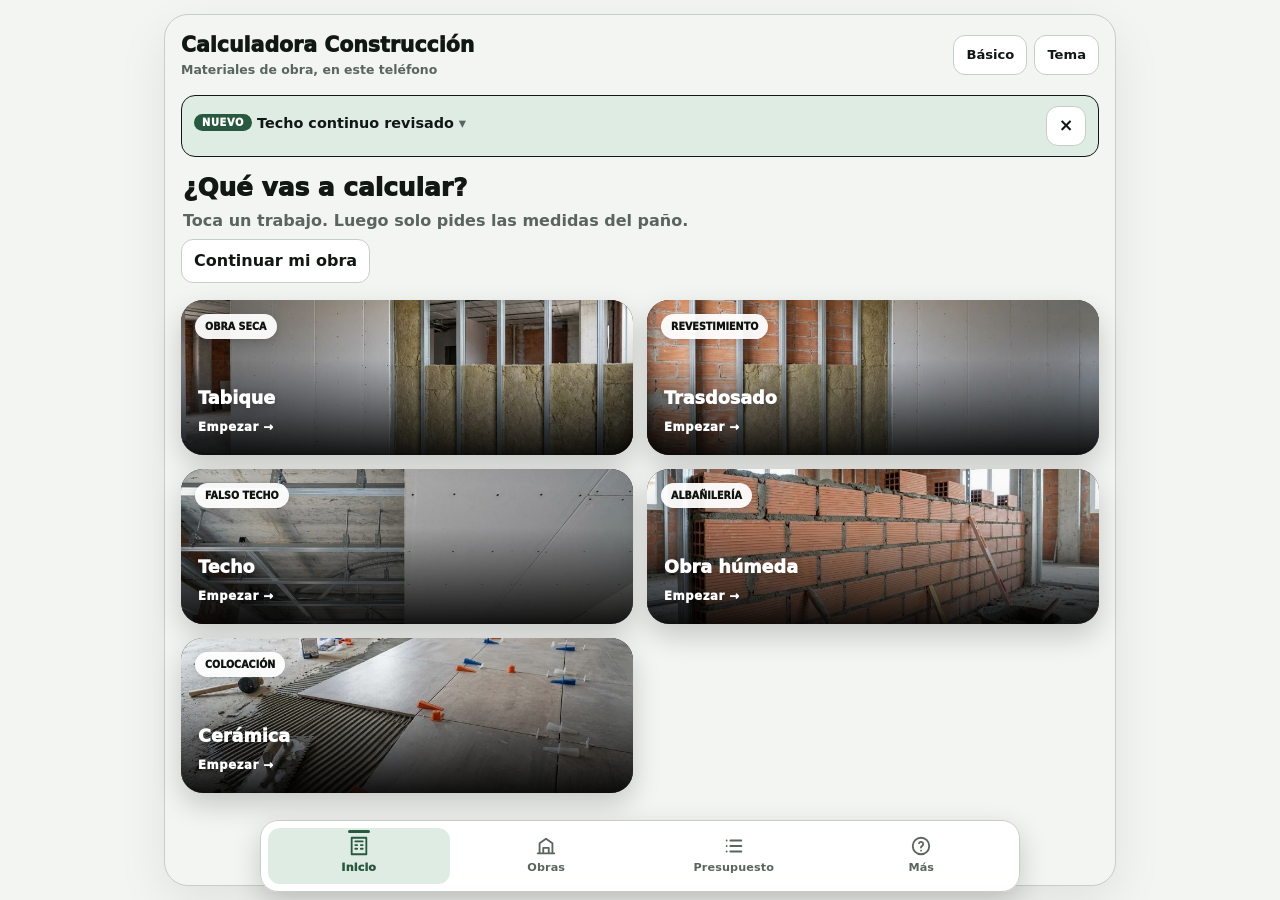
<file: index.html>
<!doctype html>
<html lang="es">
<head>
  <meta charset="utf-8">
  <meta name="viewport" content="width=device-width,initial-scale=1,viewport-fit=cover">
  <meta name="theme-color" content="#285940">
  <title>Calculadora Construcción</title>
  <link rel="icon" href="logo.png">
</head>
<body>
<script>
(async function () {
  try {
    var files = ['ui-a.html?v=20261126-consumos', 'ui-b.html?v=20261126-consumos', 'ui-c.html?v=20261126-consumos'];
    var parts = await Promise.all(files.map(function (f) { return fetch(f).then(function (r) { if (!r.ok) throw new Error(f); return r.text(); }); }));
    document.open();
    document.write(parts.join(''));
    document.close();
  } catch (e) {
    document.body.innerHTML = '<p style="font:16px system-ui;padding:24px">No se pudo cargar la calculadora. Recarga la página.</p>';
  }
})();
</script>
</body>
</html>
</file>
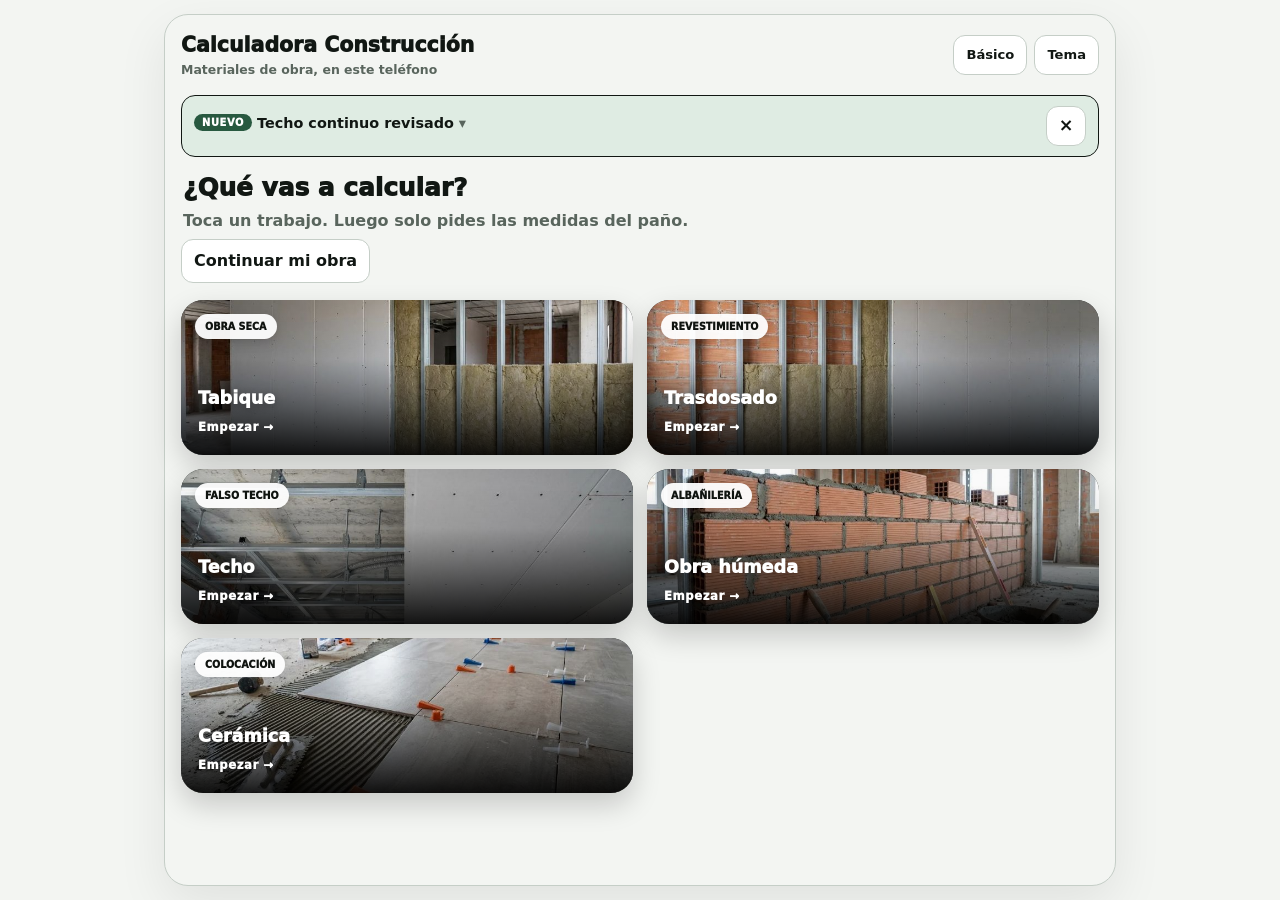
<file: ui-a.html>
<!doctype html>
<html lang="es">
<head>
  <meta charset="utf-8">
  <meta name="viewport" content="width=device-width,initial-scale=1,viewport-fit=cover">
  <meta name="theme-color" content="#285940">
  <title>Calculadora Construcción</title>
  <link rel="icon" href="logo.png">
  <link rel="manifest" href="manifest.json">
  <meta name="apple-mobile-web-app-capable" content="yes">
  <meta name="apple-mobile-web-app-title" content="Calculadora Construcción">
  <link rel="stylesheet" href="style.css?v=20261126-consumos">
</head>
<body data-mode="normal">
<div class="shell"><div class="app">
  <div class="top">
    <div><div class="brand">Calculadora Construcción</div><div class="small">Materiales de obra, en este teléfono</div></div>
    <div class="topActions"><button class="btn lookBtn hidden" id="installApp" type="button">Instalar</button><button class="btn lookBtn" id="levelToggle" type="button" aria-pressed="false" title="Básico oculta normas, fórmulas y fuentes">Básico</button><button class="btn lookBtn" id="look" type="button">Tema</button></div>
  </div>
  <div class="appearance" id="appearance">
    <div class="apTitle">MODO</div>
    <div class="modes">
      <button class="mode" data-mode="normal" aria-pressed="true">Normal</button>
      <button class="mode" data-mode="dark" aria-pressed="false">Oscuro</button>
      <button class="mode" data-mode="contrast" aria-pressed="false">Alto contraste</button>
    </div>
    <div class="apTitle">COLOR</div>
    <div class="palette">
      <button class="color" data-ac="#285940|#dfece3|#fff" aria-pressed="true"><span class="sw" style="background:#285940"></span>Verde</button>
      <button class="color" data-ac="#14669e|#e7f1f8|#fff"><span class="sw" style="background:#14669e"></span>Azul</button>
      <button class="color" data-ac="#a95818|#faeee3|#fff"><span class="sw" style="background:#a95818"></span>Naranja</button>
      <button class="color" data-ac="#789d87|#edf5f0|#15251b"><span class="sw" style="background:#b7d3c1"></span>Salvia</button>
      <button class="color" data-ac="#5e98c5|#edf6fd|#102437"><span class="sw" style="background:#b8dbf5"></span>Cielo</button>
      <button class="color" data-ac="#b98b53|#faf2e8|#2b2117"><span class="sw" style="background:#efd0a9"></span>Arena</button>
    </div>
  </div>
  <section class="screen active" id="home">
    <aside class="updateNotice compact" id="updateNotice" aria-labelledby="updateNoticeTitle">
      <div class="updateNoticeTop"><details class="noticeDetails"><summary><span class="noticeBadge">NUEVO</span> <span id="updateNoticeTitle">Techo continuo revisado</span></summary>
      <ul><li>Perfiles TC47 aprovechando recortes con empalme (10 × 10 m: 70 barras en lugar de 84).</li><li>Varilla calculada con 10 cm de margen por defecto y tuercas M6 incluidas.</li><li>Nueva opción de lana mineral en el plenum; su peso se suma a la carga.</li><li>Pasta de juntas de referencia: 0,40 kg/m² con una placa.</li></ul></details>
      <button class="btn" id="closeUpdateNotice" type="button" aria-label="Cerrar aviso">×</button></div>
    </aside>
    <div class="hero"><h2>¿Qué vas a calcular?</h2><p>Toca un trabajo. Luego solo pides las medidas del paño.</p></div>
    <button class="btn" data-nav="work" type="button">Continuar mi obra</button><div class="tiles">
      <button class="tile" data-open="wall" type="button"><img class="tilePhoto" width="821" height="551" decoding="async" src="tile-tabique.jpg?v=20261126-consumos" alt="" aria-hidden="true"><span class="tileShade"></span><span class="tileTop">OBRA SECA</span><span class="tileText"><strong>Tabique</strong><small>Estructura metálica y placas de yeso laminado.</small><span class="arrow">Empezar →</span></span></button>
      <button class="tile" data-open="lining" type="button"><img class="tilePhoto" width="821" height="551" decoding="async" src="tile-trasdosado.jpg?v=20261126-consumos" alt="" aria-hidden="true"><span class="tileShade"></span><span class="tileTop">REVESTIMIENTO</span><span class="tileText"><strong>Trasdosado</strong><small>Directo, semidirecto o autoportante.</small><span class="arrow">Empezar →</span></span></button>
      <button class="tile" data-open="roof" type="button"><img class="tilePhoto" width="821" height="551" decoding="async" src="tile-techo.jpg?v=20261126-consumos" alt="" aria-hidden="true"><span class="tileShade"></span><span class="tileTop">FALSO TECHO</span><span class="tileText"><strong>Techo</strong><small>Perfilería, suspensión, varillas y placas.</small><span class="arrow">Empezar →</span></span></button>
      <button class="tile" data-open="wet" type="button"><img class="tilePhoto" width="821" height="551" decoding="async" src="tile-humeda.jpg?v=20261126-consumos" alt="" aria-hidden="true"><span class="tileShade"></span><span class="tileTop">ALBAÑILERÍA</span><span class="tileText"><strong>Obra húmeda</strong><small>Ladrillos, bloques, revestimientos y puentes de unión.</small><span class="arrow">Empezar →</span></span></button>
      <button class="tile" data-open="ceramic" type="button"><img class="tilePhoto" width="821" height="551" decoding="async" src="tile-ceramica.jpg?v=20261126-consumos" alt="" aria-hidden="true"><span class="tileShade"></span><span class="tileTop">COLOCACIÓN</span><span class="tileText"><strong>Cerámica</strong><small>Nivelación y selección orientativa de cemento cola.</small><span class="arrow">Empezar →</span></span></button>
    </div>
  </section>
  <section class="screen" id="wall">
    <div class="backWrap"><button class="back" data-home type="button"><span class="backIcon">←</span><span>Volver</span></button></div>
    <div class="sectionTitle">Tabique</div><p class="lead">Introduce las medidas, elige una configuración y revisa los materiales.</p>
    <div class="mountPreview"><button class="btn mountToggle" type="button" aria-expanded="false" aria-controls="wallSketch" data-mount="wallSketch">Ver montaje · Tabique</button><div class="systemSketch" id="wallSketch" hidden></div></div>
    <div class="famBanner slim"><span class="famName">Tabique PYL</span><span class="famSub">Dos caras · UNE 102043</span></div>
    <form id="wallForm" novalidate>
      <div class="panel easyBlock">
        <div class="easyTitle">1 · Medidas del tabique</div>
        <div class="grid">
          <label>Largo (m)<input id="wL" value="4" inputmode="decimal" enterkeyhint="next" aria-describedby="wallMeasureHelp wLError"><span id="wLError" class="fieldError" hidden></span></label>
          <label>Alto (m)<input id="wH" value="2.5" inputmode="decimal" enterkeyhint="done" aria-describedby="wallMeasureHelp wHError"><span id="wHError" class="fieldError" hidden></span></label>
        </div>
        <p id="wallMeasureHelp" class="small">Medidas en metros. Puedes escribir 2,60 o 2.60.</p>
        <p id="wallMeasureSummary" class="measureSummary"></p>
      </div>
      <div class="panel easyBlock">
        <div class="easyTitle">2 · Configuración</div>
        <div class="presetBar" aria-label="Plantillas de tabique"><button type="button" class="preset" data-wall-preset="vivienda" aria-pressed="false">Estándar 1+1</button><button type="button" class="preset" data-wall-preset="bano" aria-pressed="false">Hidrófuga 1+1 · 400 mm</button><button type="button" class="preset" data-wall-preset="doble" aria-pressed="false">Doble placa 2+2</button></div>
        <p class="small">1+1 significa una placa en cada cara. Las plantillas no acreditan prestaciones del sistema.</p>
        <div class="configurationSummary"><b>Configuración elegida</b><p id="wallSystemSummary"></p></div>
        <details class="progressiveBox" id="wallSystemOptions"><summary>Modificar placas, estructura y aislamiento</summary>
        <div class="grid">
          <label>Placas cara 1<select id="wA"><option value="1" selected>1 placa</option><option value="2">2 placas</option></select></label>
          <label>Placas cara 2<select id="wB"><option value="1">1 placa</option><option value="2">2 placas</option></select></label>
          <label>Montante<select id="wP"><option value="48">M48</option><option value="70" selected>M70</option><option value="90">M90</option></select></label>
          <label>Separación entre montantes<select id="wS"><option value=".4">400 mm</option><option value=".6" selected>600 mm</option></select></label>
          <label>Espesor placa<select id="wBoardThick"><option value="12.5">12,5 mm</option><option value="15" selected>15 mm</option><option value="18">18 mm</option></select></label>
          <label>Lana mineral<select id="wWool"><option value="1" selected>Sí</option><option value="0">No</option></select></label>
          <label>Lámina acústica entre placas<select id="wMembrane" aria-describedby="wMembraneHint"><option value="none">Sin lámina</option><option value="1">Cara 1</option><option value="2">Cara 2</option><option value="both">Ambas caras</option></select></label>
          <label id="wMembraneWasteWrap" class="hidden">Merma de lámina (%)<input id="wMembraneWaste" value="0" inputmode="decimal" aria-describedby="wMembraneHint wMembraneWasteError"><span id="wMembraneWasteError" class="fieldError" hidden></span></label>
          <label>Tipo de placa<select id="wBoardType"><option value="normal" selected>Estándar BA</option><option value="hidro">Hidrófuga H</option><option value="rf">RF / F</option><option value="dura">Alta dureza I</option></select></label>
        </div>
        <div class="info" id="wMembraneHint" aria-live="polite">Selecciona dos placas en una cara para colocar lámina entre ellas.</div>
        </details>
      </div>
      <details class="moreBox" id="wallOpeningsOptions">
        <summary>Huecos y aristas <span id="wallOpeningsSummary" class="summaryValue"></span></summary>
        <div class="grid">
          <label>Número de puertas<input id="wDoors" value="0" inputmode="numeric" aria-describedby="wWoolHint wDoorsError"><span id="wDoorsError" class="fieldError" hidden></span></label>
          <label>Número de ventanas<input id="wWins" value="0" inputmode="numeric" aria-describedby="wWoolHint wWinsError"><span id="wWinsError" class="fieldError" hidden></span></label>
          <label>Aristas expuestas para guardavivos (m)<input id="wEdges" value="0" inputmode="decimal" aria-describedby="wEdgesError"><small>Mide únicamente las aristas que necesitan protección.</small><span id="wEdgesError" class="fieldError" hidden></span></label>
        </div>
        <div class="info" id="wWoolHint">Puerta tipo 0,80 × 2,10. Ventana 1,20 × 1,20. Restan placa y lana, no la estructura.</div>
        <p id="wallOpeningsError" class="fieldError" hidden></p>
      </details>
      <details class="moreBox" id="wallLaborOptions"><summary>Mano de obra <span id="wallLaborSummary" class="summaryValue"></span></summary><label>Precio de montaje (€/m² sin IVA)<input id="wLabor" value="0" inputmode="decimal" placeholder="Tu precio" aria-describedby="wLaborHelp wLaborError"><small id="wLaborHelp">Se aplica a la superficie neta del tabique. Con 0 no se añade mano de obra.</small><span id="wLaborError" class="fieldError" hidden></span></label></details>
      <p id="wallHeightNotice" class="info" role="status"></p>
      <div class="formActionBar"><p class="liveBar" id="wallLive" aria-live="polite" hidden></p><button class="calc" type="submit">Ver materiales del tabique</button></div>
    </form><div class="result" id="wallResult"></div>
  </section>
  <section class="screen" id="lining">
    <div class="backWrap"><button class="back" data-home type="button"><span class="backIcon">←</span><span>Volver</span></button></div>
    <div class="sectionTitle">Trasdosado</div><p class="lead">Elige cómo va fijado. Luego largo y alto.</p>
    <div class="mountPreview"><button class="btn mountToggle" type="button" aria-expanded="false" aria-controls="liningSketch" data-mount="liningSketch">Ver montaje · Trasdosado</button><div class="systemSketch" id="liningSketch" hidden></div></div>
    <div class="famBanner slim" id="liningFamNow"><span class="famName">Trasdosado autoportante</span><span class="famSub">Canal + montante · cámara para lana</span></div>
    <div class="sysFamBar" id="liningFamBar" role="tablist">
      <button type="button" class="sysFam" data-lining-type="direct" aria-pressed="false">Directo</button>
      <button type="button" class="sysFam" data-lining-type="semi" aria-pressed="false">Semidirecto</button>
      <button type="button" class="sysFam active" data-lining-type="auto" aria-pressed="true">Autoportante</button>
    </div>
    
    <form id="liningForm" class="progressiveForm" novalidate><label class="hidden">Sistema<select id="lType"><option value="direct">Directo</option><option value="semi">Semidirecto</option><option value="auto" selected>Autoportante</option></select></label><div class="panel easyBlock"><div class="easyTitle">1 · Medidas</div><label class="measureMode">Medir<select id="lMeasure"><option value="wall" selected>Un paño</option><option value="room">Estancia completa (perímetro)</option></select></label><div class="grid hidden" id="lRoomWrap"><label>Largo de la estancia (m)<input id="lRoomA" value="4" inputmode="decimal" aria-describedby="lRoomAError" enterkeyhint="next"><span class="fieldError" id="lRoomAError" hidden></span></label><label>Ancho de la estancia (m)<input id="lRoomB" value="3" inputmode="decimal" aria-describedby="lRoomBError" enterkeyhint="next"><span class="fieldError" id="lRoomBError" hidden></span></label></div><div class="grid"><label id="lLWrap"><span id="lLLabel">Largo (m)</span><input id="lL" value="4" inputmode="decimal" aria-describedby="lLError" enterkeyhint="next"><span class="fieldError" id="lLError" hidden></span></label><label>Alto (m)<input id="lH" value="2.5" inputmode="decimal" aria-describedby="lHError" enterkeyhint="next"><span class="fieldError" id="lHError" hidden></span></label></div><p class="small">Metros, con coma o punto decimal.</p><p id="liningMeasureSummary" class="measureSummary"></p></div><div class="panel easyBlock"><div class="easyTitle">2 · Configuración</div><div class="configurationSummary"><b>Configuración elegida</b><p id="liningSystemSummary"></p></div><label id="lPasteRateWrap" class="hidden">Pasta de agarre (kg/m²)<input id="lPasteRate" value="5" inputmode="decimal" aria-describedby="lPasteRateError" enterkeyhint="next"><span class="fieldError" id="lPasteRateError" hidden></span><small>Referencia aproximada: 5 kg/m². Ajustar según producto y soporte.</small></label><details class="moreBox" id="liningSystemOptions"><summary>Modificar placas, estructura y aislamiento</summary><div class="grid"><label id="lLayersWrap">Placas<select id="lLayers"><option value="1">1 placa</option><option value="2" selected>2 placas</option></select></label><label id="lSpacingWrap">Separación<select id="lS"><option value=".4">400 mm</option><option value=".6" selected>600 mm</option></select></label><label id="lProfileWrap">Perfil<select id="lP"><option value="48">48 mm</option><option value="70" selected>70 mm</option><option value="90">90 mm</option></select></label><label>Espesor placa<select id="lBoardThick"><option value="12.5">12,5 mm</option><option value="15" selected>15 mm</option><option value="18">18 mm</option></select></label><label>Tipo de placa<select id="lBoardType"><option value="normal" selected>Estándar BA</option><option value="hidro">Hidrófuga H</option><option value="rf">RF / F</option><option value="dura">Alta dureza I</option></select></label><label id="lWoolWrap">Lana mineral<select id="lWool"><option value="1" selected>Sí</option><option value="0">No</option></select></label><label>Lámina acústica entre placas<select id="lMembrane" aria-describedby="lMembraneHint"><option value="0">Sin lámina</option><option value="1">Con lámina</option></select></label><label id="lMembraneWasteWrap" class="hidden">Merma de lámina (%)<input id="lMembraneWaste" value="0" inputmode="decimal" aria-describedby="lMembraneHint lMembraneWasteError" enterkeyhint="next"><span class="fieldError" id="lMembraneWasteError" hidden></span></label></div><div class="info" id="lMembraneHint" aria-live="polite">Disponible con doble placa PYL.</div></details></div><details class="moreBox" id="liningOpeningsOptions"><summary>Huecos, aristas y merma <span id="liningOpeningsSummary" class="summaryValue"></span></summary><div class="grid"><label>Puertas<input id="lDoors" value="0" inputmode="numeric" aria-describedby="lDoorsError" enterkeyhint="next"><span class="fieldError" id="lDoorsError" hidden></span></label><label>Ventanas<input id="lWins" value="0" inputmode="numeric" aria-describedby="lWinsError" enterkeyhint="next"><span class="fieldError" id="lWinsError" hidden></span></label><label>Aristas expuestas para guardavivos (m)<input id="lEdges" value="0" inputmode="decimal" aria-describedby="lEdgesError" enterkeyhint="next"><span class="fieldError" id="lEdgesError" hidden></span><small>Mide únicamente las aristas que necesitan protección.</small></label><label>Merma placas / pasta<select id="lWaste"><option value="0">0 %</option><option value="5">5 %</option><option value="8" selected>8 %</option><option value="10">10 %</option><option value="12">12 %</option><option value="15">15 %</option></select></label></div><p id="lWoolHint" class="small">Puerta tipo 0,80 × 2,10 m y ventana 1,20 × 1,20 m. Descuentan placa y acabado; comprueba sus medidas reales.</p></details><details class="moreBox" id="liningLaborOptions"><summary>Mano de obra <span id="liningLaborSummary" class="summaryValue"></span></summary><label>Mano de obra (€/m²)<input id="lLabor" value="0" inputmode="decimal" placeholder="Tu precio" aria-describedby="lLaborError" enterkeyhint="next"><span class="fieldError" id="lLaborError" hidden></span></label></details><p id="liningTechnicalNotice" class="info" role="status"></p><div class="formActionBar"><p class="liveBar" id="liningLive" aria-live="polite" hidden></p><button class="calc" type="submit">Ver materiales del trasdosado</button></div></form><div class="result" id="liningResult"></div>
  </section>
</file>
<file: style.css>
:root{--bg:#f3f5f2;--card:#fff;--soft:#edf1ee;--text:#111713;--muted:#59655d;--line:#c5cec7;--accent:#285940;--accent2:#183d2a;--accentSoft:#dfece3;--on:#fff}
.updateNotice{margin-top:16px;padding:16px;border:2px solid var(--text);border-radius:16px;background:var(--accentSoft);color:var(--text)}
.updateNotice[hidden]{display:none}
.updateNoticeTop{display:flex;align-items:center;justify-content:space-between;gap:10px;flex-wrap:wrap}
.updateNoticeTop>span{font-size:.72rem;font-weight:900}
.updateNoticeTop .btn{min-height:48px;flex-shrink:0;border:2px solid var(--text)}
.updateNoticeTop .btn:focus-visible{outline:3px solid var(--text);outline-offset:3px}
.updateNotice h2{font-size:1.18rem;line-height:1.25;margin:14px 0 8px}
.updateNotice p,.updateNotice ul{font-size:.9rem;margin:8px 0}
.updateNotice ul{padding-left:22px}.updateNotice li{margin:7px 0}
.updateNotice .updateNoticeNote{font-size:.8rem}
@media print{.updateNotice{display:none}}
*{box-sizing:border-box}
body{margin:0;background:var(--bg);color:var(--text);font:16px/1.45 system-ui,-apple-system,Segoe UI,Roboto,Arial,sans-serif}
body[data-mode="dark"]{--bg:#111512;--card:#1f2521;--soft:#2a302c;--text:#f7f8f7;--muted:#d0d6d2;--line:#606a63;--accentSoft:#26392e}
body[data-mode="contrast"]{--bg:#000;--card:#000;--soft:#111;--text:#fff;--muted:#fff;--line:#fff;--accent:#ffe600;--accent2:#ffe600;--accentSoft:#111;--on:#000}
button,input,select{font:inherit}button{cursor:pointer}
.shell{max-width:980px;margin:0 auto;padding:14px}
.app{background:var(--bg);border:1px solid var(--line);border-radius:24px;padding:16px;box-shadow:0 18px 50px rgba(0,0,0,.08)}
.top{display:flex;justify-content:space-between;align-items:center;gap:12px}.brand{font-size:1.28rem;font-weight:950}.small{font-size:.78rem;color:var(--muted);font-weight:650}
.btn{min-height:44px;border:1.5px solid var(--line);border-radius:12px;background:var(--card);color:var(--text);padding:9px 12px;font-weight:850}
.appearance{display:none;margin-top:10px;background:var(--card);border:1.5px solid var(--line);border-radius:16px;padding:12px}.appearance.open{display:block}
.apTitle{font-size:.68rem;font-weight:950;letter-spacing:.08em;color:var(--muted);margin:12px 0 8px}.modes,.palette{display:grid;grid-template-columns:repeat(3,minmax(0,1fr));gap:7px}
.mode,.color{min-height:44px;border:1.5px solid var(--line);border-radius:11px;background:var(--soft);color:var(--text);font-weight:900}.mode[aria-pressed="true"],.color[aria-pressed="true"]{border-color:var(--accent);background:var(--accentSoft);color:var(--accent)}
.color{display:flex;align-items:center;gap:6px;padding:7px;text-align:left;font-size:.7rem;background:var(--card)}.sw{width:20px;height:20px;border-radius:6px;border:1px solid rgba(0,0,0,.15);flex:none}
.screen{display:none}.screen.active{display:block}.hero{padding:25px 2px 7px}.hero h2{margin:0;font-size:1.72rem;line-height:1.04;font-weight:950}.hero p{margin:.55rem 0 0;color:var(--muted);font-weight:600}
.tiles{display:grid;grid-template-columns:repeat(2,minmax(0,1fr));gap:14px;margin-top:17px}
.tile{height:285px;border:0;border-radius:22px;overflow:hidden;position:relative;padding:0;text-align:left;color:#fff;background:#1d211e;box-shadow:0 12px 28px rgba(0,0,0,.18)}
.tile:focus-visible{outline:4px solid var(--accent);outline-offset:3px}.tilePhoto{position:absolute;inset:0;width:100%;height:100%;object-fit:cover;display:block}
.tileShade{position:absolute;inset:0;background:linear-gradient(180deg,rgba(0,0,0,.02) 10%,rgba(0,0,0,.10) 38%,rgba(0,0,0,.9) 100%)}.tileTop{position:absolute;top:14px;left:14px;background:rgba(255,255,255,.94);color:#101410;border-radius:999px;padding:6px 10px;font-size:.67rem;font-weight:950;box-shadow:0 3px 12px rgba(0,0,0,.16)}
.tileText{position:absolute;left:17px;right:17px;bottom:17px;z-index:2}.tileText strong{display:block;font-size:1.42rem;line-height:1;font-weight:950;text-shadow:0 2px 8px rgba(0,0,0,.3)}.tileText small{display:block;margin-top:7px;font-size:.78rem;line-height:1.38;color:#f8faf8;font-weight:650}.arrow{display:inline-flex;align-items:center;gap:7px;margin-top:12px;font-size:.73rem;font-weight:950;letter-spacing:.05em}
.backWrap{margin:12px 0 17px}.back{display:inline-flex;align-items:center;gap:10px;min-height:50px;border:2px solid var(--accent);border-radius:14px;background:var(--accentSoft);color:var(--accent);padding:9px 15px;font-weight:950;box-shadow:0 5px 14px rgba(0,0,0,.08)}.backIcon{display:grid;place-items:center;width:30px;height:30px;border-radius:9px;background:var(--accent);color:var(--on);font-size:1.16rem}
.sectionTitle{font-size:1.45rem;font-weight:950}.lead{margin:0 0 11px;color:var(--muted);font-size:.84rem;font-weight:600}
.panel{background:var(--card);border:1.5px solid var(--line);border-radius:17px;padding:13px;margin-top:10px}.grid{display:grid;grid-template-columns:repeat(2,minmax(0,1fr));gap:9px}
label{display:block;font-size:.77rem;font-weight:900}input,select{width:100%;min-height:47px;margin-top:5px;padding:9px 10px;border:1.5px solid var(--line);border-radius:11px;background:var(--soft);color:var(--text);font-weight:700}
.calc{width:100%;min-height:51px;margin-top:12px;border:0;border-radius:12px;background:linear-gradient(135deg,var(--accent),var(--accent2));color:var(--on);font-weight:950;box-shadow:0 7px 17px rgba(0,0,0,.13)}
.result{margin-top:14px;background:var(--card);border:2px solid var(--accent);border-radius:18px;overflow:hidden}.resultHead{padding:14px;background:var(--accentSoft);border-bottom:1px solid var(--accent)}.eyebrow{font-size:.67rem;font-weight:950;letter-spacing:.09em;color:var(--accent)}.resultTitle{font-size:1.16rem;font-weight:950;margin-top:3px}.resultMeta{font-size:.75rem;color:var(--muted);font-weight:700;margin-top:4px}.groupHead{padding:9px 12px;background:var(--soft);font-size:.68rem;font-weight:950;letter-spacing:.07em;color:var(--accent)}
.row{display:grid;grid-template-columns:minmax(0,1.45fr) minmax(90px,.55fr);gap:8px;padding:11px 12px;border-top:1px solid var(--line)}.rowName{font-size:.83rem;font-weight:900}.rowVal{text-align:right;font-size:.94rem;font-weight:950;color:var(--accent)}.rowDetail{grid-column:1/-1;color:var(--muted);font-size:.71rem;line-height:1.45;margin-top:-3px;font-weight:650}.actions{display:flex;gap:8px;padding:12px}.actions .btn{flex:1}
.catgrid{display:grid;grid-template-columns:repeat(2,minmax(0,1fr));gap:7px}.cat{min-height:48px;border:1.5px solid var(--line);border-radius:11px;background:var(--card);color:var(--text);font-weight:900}.cat.active{background:var(--accentSoft);border-color:var(--accent);color:var(--accent)}
.productCard{display:grid;grid-template-columns:150px 1fr;gap:14px;margin-top:12px;background:linear-gradient(145deg,var(--card),var(--soft));border:1.5px solid var(--line);border-radius:18px;padding:12px;align-items:center}.productImgWrap{height:145px;border-radius:14px;background:#fff;display:flex;align-items:center;justify-content:center;overflow:hidden;border:1px solid #e6e6e6;position:relative}.productImg{width:100%;height:100%;object-fit:contain;padding:8px}.sourceTag{position:absolute;left:7px;bottom:7px;border-radius:999px;background:rgba(0,0,0,.76);color:#fff;padding:4px 7px;font-size:.58rem;font-weight:900}
.productName{font-size:1rem;font-weight:950;line-height:1.2}.productSpec{margin-top:6px;color:var(--muted);font-size:.73rem;line-height:1.45;font-weight:650}.chips{display:flex;gap:5px;flex-wrap:wrap;margin-top:7px}.chip{padding:5px 7px;border-radius:999px;background:var(--accentSoft);color:var(--accent);font-size:.65rem;font-weight:900}.sourceLink{display:inline-block;margin-top:8px;color:var(--accent);font-size:.72rem;font-weight:950;text-decoration:none}
.info{margin-top:10px;padding:10px;border-left:4px solid var(--accent);border-radius:8px;background:var(--soft);font-size:.73rem;color:var(--muted);line-height:1.45}.nav{position:fixed;left:50%;bottom:max(8px,env(safe-area-inset-bottom));transform:translateX(-50%);width:min(calc(100% - 16px),760px);display:grid;grid-template-columns:repeat(4,minmax(0,1fr));gap:6px;margin:0;padding:7px;border:1.5px solid var(--line);border-radius:18px;background:color-mix(in srgb,var(--card) 94%,transparent);box-shadow:0 10px 28px rgba(0,0,0,.18);backdrop-filter:blur(12px);z-index:80}.nav button{position:relative;display:flex;flex-direction:column;align-items:center;justify-content:center;gap:3px;min-height:56px;border:0;border-radius:12px;background:transparent;color:var(--muted);font-size:.67rem;font-weight:850;letter-spacing:.01em;touch-action:manipulation}.nav button::before{content:'';position:absolute;top:2px;width:22px;height:3px;border-radius:99px;background:transparent}.nav button.active{background:var(--accentSoft);color:var(--accent);font-weight:950}.nav button.active::before{background:var(--accent)}.navIco{width:22px;height:22px;display:grid;place-items:center}.navIco svg{width:22px;height:22px;fill:none;stroke:currentColor;stroke-width:2;stroke-linecap:round;stroke-linejoin:round}.app{padding-bottom:92px}.empty{text-align:center;padding:20px;color:var(--muted)}.workItem{padding:11px 0;border-bottom:1px solid var(--line)}.listLine{display:flex;justify-content:space-between;gap:10px;padding:9px 0;border-bottom:1px solid var(--line);font-size:.79rem}
.sysPanel{margin:8px 0 12px;padding:12px;border:2px solid var(--accent);border-radius:18px;background:var(--card);box-shadow:0 8px 22px rgba(0,0,0,.06)}
.sysPanelHead{display:flex;align-items:center;gap:10px;margin-bottom:10px}
.sysStep{width:28px;height:28px;border-radius:9px;display:grid;place-items:center;background:var(--accent);color:var(--on);font-size:.82rem;font-weight:950;flex:none}
.sysPanelTitle{font-size:.92rem;font-weight:950;line-height:1.1}
.sysPanelHint{font-size:.7rem;color:var(--muted);font-weight:650;margin-top:2px}
.sysFamBar{display:grid;grid-template-columns:repeat(3,minmax(0,1fr));gap:6px;margin:0 0 10px}
.sysFam{min-height:48px;border:1.5px solid var(--line);border-radius:12px;background:var(--soft);color:var(--text);font-size:.82rem;font-weight:950;letter-spacing:.02em}
.sysFam.active{border-color:var(--accent);background:var(--accent);color:var(--on);box-shadow:0 6px 14px rgba(0,0,0,.12)}
.famBanner{display:flex;flex-wrap:wrap;align-items:baseline;gap:6px 10px;margin:0 0 10px;padding:11px 12px;border-radius:14px;background:var(--accent);color:var(--on)}
.famName{font-size:1.05rem;font-weight:950;letter-spacing:.01em}
.famSub{font-size:.72rem;font-weight:700;opacity:.88}
.sysgrid{display:grid;grid-template-columns:repeat(2,minmax(0,1fr));gap:8px;margin:0}
.sysBtn{display:flex;flex-direction:column;align-items:flex-start;gap:4px;min-height:118px;padding:10px 11px;border:1.5px solid var(--line);border-radius:14px;background:var(--soft);color:var(--text);text-align:left}
.sysIco{display:block;width:100%;height:38px;color:var(--accent);margin-bottom:2px}
.sysIco svg{width:100%;height:100%;display:block}
.sysBtn strong{font-size:.92rem;font-weight:950;line-height:1.1}
.sysBtn small{font-size:.68rem;color:var(--muted);font-weight:650;line-height:1.25}
.sysTag{display:inline-block;padding:2px 7px;border-radius:999px;background:var(--card);color:var(--muted);font-size:.58rem;font-weight:950;letter-spacing:.04em;text-transform:uppercase}
.sysBtn.active{border-color:var(--accent);background:var(--accentSoft);color:var(--accent);box-shadow:0 0 0 2px var(--accentSoft)}
.sysBtn.active .sysTag{background:var(--accent);color:var(--on)}
.sysBtn.active small{color:var(--accent)}
.sysNow{display:flex;flex-wrap:wrap;align-items:baseline;gap:6px 10px;margin:0 0 10px;padding:10px 12px;border-radius:12px;background:var(--accentSoft);color:var(--accent)}
.sysNowFam{display:inline-block;padding:3px 8px;border-radius:999px;background:var(--accent);color:var(--on);font-size:.72rem;font-weight:950;letter-spacing:.04em;text-transform:uppercase}
.sysNow strong{font-size:.95rem;font-weight:950}
.sysNow span:last-child{font-size:.72rem;font-weight:700;opacity:.85}
.budgetLine{display:grid;grid-template-columns:minmax(0,1.3fr) 64px 72px 70px;gap:6px;align-items:center;padding:8px 0;border-bottom:1px solid var(--line);font-size:.76rem}
.budgetLine input{min-height:47px;margin-top:0;padding:6px 7px;font-size:.78rem}
.budgetHead{display:grid;grid-template-columns:minmax(0,1.3fr) 64px 72px 70px;gap:6px;font-size:.65rem;font-weight:950;letter-spacing:.04em;color:var(--muted);padding-bottom:6px}
.budgetTot{display:flex;justify-content:space-between;gap:10px;padding:7px 0;font-weight:950}
.budgetTot.grand{font-size:1.05rem;color:var(--accent);border-top:2px solid var(--accent);margin-top:6px;padding-top:10px}
.disclaimer{margin-top:10px;font-size:.68rem;color:var(--muted);line-height:1.4;font-weight:650}
.legalBox{margin:12px 0 14px;padding:12px 14px;border:1.5px solid var(--accent,#285940);border-radius:14px;background:var(--accentSoft,#dfece3);color:var(--text,#15251b);font-size:.78rem;line-height:1.45;font-weight:700}
.legalBox b{display:block;letter-spacing:.07em;font-size:.68rem;margin-bottom:6px}
.helpSteps{display:flex;flex-direction:column;gap:8px;margin:4px 0 12px}
.helpStep{display:flex;gap:10px;align-items:flex-start;padding:10px 12px;border:1.5px solid var(--line);border-radius:14px;background:var(--card)}
.helpStep span{flex:none;width:28px;height:28px;border-radius:9px;display:grid;place-items:center;background:var(--accent);color:var(--on);font-size:.82rem;font-weight:950}
.helpStep b{display:block;font-size:.86rem;font-weight:950}
.helpStep small{display:block;margin-top:2px;color:var(--muted);font-size:.72rem;font-weight:650;line-height:1.4}
.helpAcc{margin-top:8px;border:1.5px solid var(--line);border-radius:14px;background:var(--card);overflow:hidden}
.helpAcc summary{list-style:none;cursor:pointer;padding:12px 14px;font-size:.9rem;font-weight:950}
.helpAcc summary::-webkit-details-marker{display:none}
.helpAcc summary::after{content:'+';float:right;color:var(--accent);font-weight:950}
.helpAcc[open] summary::after{content:'\2013'}
.helpBody{padding:0 14px 14px;font-size:.78rem;line-height:1.45;font-weight:650;color:var(--text)}
.helpBody p{margin:0 0 8px}
.helpBody ul{margin:0 0 10px;padding-left:18px}
.helpBody li{margin:0 0 6px}
.helpBody .btn{margin:0 6px 6px 0;min-height:40px}
.helpTable{display:flex;flex-direction:column;gap:0;border:1px solid var(--line);border-radius:12px;overflow:hidden;margin:0 0 8px}
.helpTable div{display:flex;justify-content:space-between;gap:10px;padding:8px 10px;border-top:1px solid var(--line);font-size:.74rem;font-weight:800}
.helpTable div:first-child{border-top:0}
.helpTable span:last-child{color:var(--accent);text-align:right;font-weight:950}
.helpFoot{margin:8px 0 0;color:var(--muted);font-size:.72rem;font-weight:700}
.lookBtn{min-height:40px;padding:8px 12px;font-size:.82rem}
.famBanner.slim{padding:8px 12px;margin:0 0 8px}
.famBanner.slim .famName{font-size:.95rem}
.easyBlock{padding-top:12px}
.easyTitle{font-size:.72rem;font-weight:950;letter-spacing:.06em;text-transform:uppercase;color:var(--accent);margin:0 0 8px}
.moreBox{margin-top:10px;border:1.5px dashed var(--line);border-radius:14px;background:var(--card);padding:0 12px 12px}
.moreBox summary{cursor:pointer;padding:12px 2px;font-size:.84rem;font-weight:950;color:var(--accent);list-style:none}
.moreBox summary::-webkit-details-marker{display:none}
.moreBox summary::after{content:' +';font-weight:950}
.moreBox[open] summary::after{content:' \2013'}
.moreBox .grid{margin-top:2px}
.moreBox .info{margin-top:10px}
.sysBtn{min-height:92px}
.tile{height:248px}
.calc{letter-spacing:.01em;text-transform:none}
.back{min-height:44px;padding:8px 12px}
.hero{padding:18px 2px 6px}
.hero h2{font-size:1.55rem}
input,select{background:var(--card)}
.storebar{padding:8px 10px;margin-top:8px}
@media print{body{background:#fff;color:#000}.top,#look,.storebar,.appearance,.nav,.backWrap,.calc,.actions,.app{box-shadow:none;border:0}}
.hidden{display:none!important}
@media(max-width:520px){.shell{padding:0}.app{border-radius:0;min-height:100vh}.tiles,.grid{grid-template-columns:1fr}.tile{height:210px}.palette{grid-template-columns:repeat(2,minmax(0,1fr))}.modes{grid-template-columns:1fr}.productCard{grid-template-columns:110px 1fr}.productImgWrap{height:112px}.back{width:auto;justify-content:flex-start}.sysFam{font-size:.68rem;padding:6px 4px}.sysBtn{min-height:88px}}
textarea{width:100%;min-height:84px;margin-top:5px;padding:9px 10px;border:1.5px solid var(--line);border-radius:11px;background:var(--soft);color:var(--text);font-weight:700;resize:vertical}
.quoteHead{display:flex;justify-content:space-between;gap:12px;align-items:flex-start;margin-bottom:10px}
.quoteBrand{font-size:1.05rem;font-weight:950;line-height:1.2}
.quoteMeta{font-size:.72rem;color:var(--muted);font-weight:700;line-height:1.45;text-align:right}
.savedJob{display:flex;justify-content:space-between;gap:8px;align-items:center;padding:10px 0;border-bottom:1px solid var(--line)}
.savedJob b{font-size:.82rem}
.money,.budgetAmt{text-align:right;font-variant-numeric:tabular-nums;font-weight:950}
.budgetLine input.price{text-align:right}
@media print{
  body{background:#fff;color:#000}
  .top,#look,.storebar,.appearance,.nav,.backWrap,.calc,.actions,.passToggle,.disclaimer{display:none!important}
  .app{box-shadow:none;border:0;padding:0}
  .shell{max-width:none;padding:0}
  .budgetLine input{border:0;background:transparent;padding:0}
}

/* Selectores nativos: evitar bloqueos de interacción en Chrome/WebView Android */
label{position:relative}
select{position:relative;z-index:2;pointer-events:auto;touch-action:manipulation;-webkit-appearance:menulist;appearance:auto}

/* Techo: controles táctiles nativos y tarjetas siempre clicables */
.sysFam,.sysBtn{pointer-events:auto;touch-action:manipulation;position:relative;z-index:2}

/* Mejoras UX: plantillas, resultado rápido, confianza y zonas */
.topActions{display:flex;gap:7px;align-items:center}
.presetBar{display:flex;gap:7px;flex-wrap:wrap;margin:0 0 10px}
.preset{min-height:40px;border:1.5px solid var(--line);border-radius:999px;background:var(--soft);color:var(--text);padding:7px 11px;font-weight:900;font-size:.72rem}
.preset:active{transform:translateY(1px)}
.quickResult{padding:8px 12px;background:var(--card)}
.quickLine{display:flex;justify-content:space-between;gap:12px;padding:8px 0;border-bottom:1px solid var(--line);font-size:.82rem}
.quickLine:last-child{border-bottom:0}
.quickLine span{min-width:0;font-weight:800}
.quickLine strong{text-align:right;color:var(--accent);font-weight:950}
.quickPending{padding:8px 0;border-bottom:1px solid var(--line)}
.quickPending:last-child{border-bottom:0}
.quickPending .quickLine{padding-top:0;border-bottom:0}
.quickPending p{margin:0;font-size:.82rem;line-height:1.5;overflow-wrap:anywhere}
.roofCompletion{padding:16px;background:var(--soft);border-bottom:1px solid var(--line)}
.roofCompletion p{margin:8px 0;line-height:1.5;overflow-wrap:anywhere}
.roofCompletion .btn{display:block;width:100%;min-height:48px;margin-top:10px;white-space:normal}
.techDetails{border-top:1px solid var(--line)}
.techDetails summary{cursor:pointer;list-style:none;padding:11px 12px;background:var(--soft);color:var(--accent);font-size:.76rem;font-weight:950}
.techDetails summary::-webkit-details-marker{display:none}
.techDetails summary::after{content:' +';float:right}
.techDetails[open] summary::after{content:' –'}
.trust{display:inline-block;margin-left:5px;padding:2px 6px;border-radius:999px;font-size:.52rem;letter-spacing:.04em;vertical-align:1px}
.trust.verified{background:#e8f5ec;color:#23623a}
.trust.estimate{background:#fff5d8;color:#7a5900}
.trust.review{background:#fde8e7;color:#9d241e}
.workZoneWrap{padding:10px 12px 0;border-top:1px solid var(--line)}
.workZoneWrap input{min-height:42px}
.priceImport{margin-top:10px;padding-top:10px;border-top:1px solid var(--line)}
.priceImport input[type=file]{min-height:44px;padding:8px;background:var(--card)}
@media(max-width:520px){.quickLine{font-size:.78rem}.topActions{gap:5px}.preset{flex:1 1 auto}}

/* Ejemplos gráficos dinámicos de sistemas */
.systemSketch{margin:10px 0 12px;border:1.5px solid var(--line);border-radius:15px;background:linear-gradient(145deg,var(--card),var(--soft));overflow:hidden}
.sketchHead{display:flex;align-items:center;justify-content:space-between;gap:10px;padding:10px 12px;border-bottom:1px solid var(--line)}
.sketchHead strong{display:block;font-size:.84rem;font-weight:950}
.sketchHead span:not(.sketchBadge){display:block;margin-top:2px;color:var(--muted);font-size:.68rem;font-weight:700}
.sketchBadge{flex:none;padding:4px 7px;border-radius:999px;background:var(--accentSoft);color:var(--accent);font-size:.56rem;font-weight:950;letter-spacing:.06em}
.sketchCanvas{padding:5px 10px 1px}
.sketchCanvas svg{display:block;width:100%;height:auto;max-height:180px;color:var(--text)}
.sketchCanvas text{fill:var(--muted);font:700 10px system-ui,sans-serif}
.skBoard{fill:#f4f1e8;stroke:#8f897b;stroke-width:2}.skBoard2{fill:#e8e1d4;stroke:#8f897b;stroke-width:2}
.skSupport{fill:#c9b29a;stroke:#846b52;stroke-width:2}.skMetal{fill:#d9e0e4;stroke:#62727b;stroke-width:2}
.skWool{fill:var(--accentSoft);stroke:var(--accent);stroke-width:1.5;stroke-dasharray:5 4}.skWoolLine{fill:none;stroke:var(--accent);stroke-width:2;opacity:.65}
.skAdhesive{fill:#b8a690;stroke:#746554;stroke-width:1.5}.skArrow{stroke:var(--accent);stroke-width:2.5}
.skMetalLine,.skMetalCross,.skTGrid{fill:none;stroke:#657780;stroke-width:6;stroke-linecap:round}.skMetalCross{stroke-width:4}
.skSlab{fill:none;stroke:#8e8e8e;stroke-width:9}.skHang{fill:none;stroke:#6d7579;stroke-width:2.5}
.skBoardH{fill:#f4f1e8;stroke:#8f897b;stroke-width:2}.skSaw{fill:none;stroke:#657780;stroke-width:4;stroke-linejoin:round}
.skTile{fill:#f2f2ed;stroke:#7b8488;stroke-width:1.5}.skRope{fill:none;stroke:#a4885e;stroke-width:3;stroke-dasharray:4 3}
.sketchNote{padding:0 12px 10px;color:var(--muted);font-size:.62rem;font-weight:650;line-height:1.35}
@media(max-width:520px){.sketchCanvas{padding:2px 6px 0}.sketchCanvas svg{max-height:155px}.sketchHead{padding:9px 10px}}

/* Mayor claridad visual en esquemas de sistemas */
.systemSketch{box-shadow:0 5px 16px rgba(0,0,0,.06)}
.sketchCanvas{background:linear-gradient(180deg,color-mix(in srgb,var(--soft) 55%,transparent),transparent);padding:10px 12px 4px}
.sketchCanvas svg{max-height:205px}
.sketchCanvas text{font-size:11px;font-weight:850;paint-order:stroke;stroke:var(--card);stroke-width:3px;stroke-linejoin:round}
.skBoard,.skBoardH{fill:#fff7d6;stroke:#8b6f00;stroke-width:2.5}
.skBoard2{fill:#ffeaa0;stroke:#8b6f00;stroke-width:2.5}
.skMetal{fill:#d9e8ef;stroke:#285a70;stroke-width:2.7}
.skMetalLine,.skMetalCross,.skTGrid{stroke:#285a70;stroke-width:7}
.skMetalCross{stroke-width:4.5}
.skWool{fill:#dff4df;stroke:#2f7a3d;stroke-width:2}
.skWoolLine{stroke:#2f7a3d;stroke-width:2.3}
.skSupport{fill:#e6d4c2;stroke:#7a5a3b;stroke-width:2.7}
.skAdhesive{fill:#d7b38a;stroke:#7a4f24;stroke-width:2}
.skSlab{stroke:#696969;stroke-width:10}
.skHang{stroke:#a24d00;stroke-width:3}
.skTile{fill:#f4ecff;stroke:#6b4c8f;stroke-width:2}
.skRope{stroke:#9a6b22;stroke-width:3.5}
.skSaw{stroke:#285a70;stroke-width:4.5}
.sketchLegend{display:flex;flex-wrap:wrap;gap:7px 12px;padding:8px 12px 6px;border-top:1px solid var(--line);background:var(--card)}
.sketchLegend span{display:inline-flex;align-items:center;gap:6px;font-size:.64rem;font-weight:850;color:var(--text)}
.skKey{display:inline-block;width:13px;height:13px;border-radius:4px;border:2px solid transparent;flex:none}
.skKey-board{background:#fff7d6;border-color:#8b6f00}
.skKey-metal{background:#d9e8ef;border-color:#285a70}
.skKey-wool{background:#dff4df;border-color:#2f7a3d}
.skKey-support{background:#e6d4c2;border-color:#7a5a3b}
.skKey-adhesive{background:#d7b38a;border-color:#7a4f24}
.skKey-hang{background:#ffd8b8;border-color:#a24d00}
.skKey-tile{background:#f4ecff;border-color:#6b4c8f}
.skKey-rope{background:#ead7b4;border-color:#9a6b22}
.sketchNote{padding-top:6px}
@media(max-width:520px){.sketchCanvas svg{max-height:185px}.sketchLegend{gap:6px 10px}.sketchLegend span{font-size:.61rem}}

/* Perfiles más legibles: canal U y montante C */
.skChannel,.skStud{fill:#d9e8ef;stroke:#285a70;stroke-width:2.7;stroke-linejoin:round}
.skGuide{fill:none;stroke:var(--muted);stroke-width:1.5;stroke-dasharray:3 3}

/* Trasdosado autoportante basado en detalle técnico tipo W625/W626 */
.skMasonry{fill:#eadfD2;stroke:#725941;stroke-width:2.4}
.skBrick{fill:none;stroke:#b79b80;stroke-width:1.1;opacity:.85}
.skCavity{fill:color-mix(in srgb,var(--card) 92%,transparent);stroke:#b8c0c4;stroke-width:1.2;stroke-dasharray:4 4}
.skChannelBar{fill:#cfe0e8;stroke:#285a70;stroke-width:2}
.skStudBar{fill:#d9e8ef;stroke:#285a70;stroke-width:2}
.skWoolPanel{fill:#dff4df;stroke:#2f7a3d;stroke-width:1.8}
.skBoardReveal{fill:#dbe8f4;stroke:#4f6f8f;stroke-width:2.2}
.skBoardReveal2{fill:#c5d8e9;stroke:#4f6f8f;stroke-width:2;opacity:.95}
.skCallout{fill:none;stroke:var(--muted);stroke-width:1.2;stroke-dasharray:3 3}
.skLabel{fill:var(--text)!important;font-size:10px!important;font-weight:900!important;stroke:none!important;paint-order:normal!important}

/* Rediseño global de esquemas técnicos tipo CAD */
.cadFloor,.cadSlab,.cadWallSide{fill:#d8d8d4;stroke:#616161;stroke-width:2}
.cadMasonry{fill:#eadfd2;stroke:#725941;stroke-width:2.2}
.cadBrick{fill:none;stroke:#b79b80;stroke-width:1}
.cadCavity{fill:rgba(255,255,255,.18);stroke:#aeb8bd;stroke-width:1.1;stroke-dasharray:4 4}
.cadChannel,.cadStud,.cadPrimary,.cadSecondary,.cadOmega,.cadTMain,.cadTCross,.cadSideChannel,.cadSpanStud{fill:#d9e8ef;stroke:#285a70;stroke-width:2;stroke-linejoin:round}
.cadPrimary,.cadSecondary,.cadTMain,.cadTCross{fill:none;stroke-linecap:round}
.cadPrimary{stroke-width:6}.cadSecondary{stroke-width:4}.cadTMain{stroke-width:5}.cadTCross{stroke-width:3.5}
.cadBoard,.cadBoardH,.cadBoardCut,.cadEscayola{fill:#fff7d6;stroke:#8b6f00;stroke-width:2}
.cadBoard2,.cadBoardCut2{fill:#ffeaa0;stroke:#8b6f00;stroke-width:2}
.cadBoardCut,.cadBoardCut2{opacity:.92}
.cadWool,.cadWoolPanel{fill:#dff4df;stroke:#2f7a3d;stroke-width:1.6}
.cadWoolWave{fill:none;stroke:#2f7a3d;stroke-width:1.8;opacity:.75}
.cadAdhesive{fill:#d7b38a;stroke:#7a4f24;stroke-width:1.8}
.cadDirectFix{fill:none;stroke:#7a4f24;stroke-width:2.2}
.cadHanger{fill:none;stroke:#a24d00;stroke-width:2.7}
.cadSawProfile{fill:none;stroke:#285a70;stroke-width:4;stroke-linejoin:round}
.cadTile{fill:#f4ecff;stroke:#6b4c8f;stroke-width:1.8}
.cadRope{fill:none;stroke:#9a6b22;stroke-width:3;stroke-dasharray:4 3}
.cadJoint{stroke:#9b8349;stroke-width:1.3}
.cadCallout{fill:none;stroke:var(--muted);stroke-width:1.2;stroke-dasharray:3 3}
.cadLabel{fill:var(--text)!important;font-size:9.5px!important;font-weight:900!important;stroke:none!important;paint-order:normal!important}
.cadDim{fill:var(--muted)!important;font-size:9px!important;font-weight:800!important;stroke:none!important;paint-order:normal!important}
.sketchCanvas{padding:10px 10px 5px}
.sketchCanvas svg{max-height:220px}
@media(max-width:520px){.sketchCanvas svg{max-height:205px}.cadLabel{font-size:9px!important}.cadDim{font-size:8.5px!important}}

/* Detalles técnicos monocromos, sustituyen el lenguaje gráfico anterior */
.techDrawing{background:var(--card);border-top:1px solid var(--line);border-bottom:1px solid var(--line)}
.techDrawing svg{width:100%;height:auto;max-height:210px}
.tdSupport,.tdSlab,.tdWallEdge{fill:var(--soft);stroke:var(--text);stroke-width:1.5}
.tdSlabHatch,.tdHatch{stroke:var(--muted);stroke-width:1}
.tdMasonry{fill:transparent;stroke:var(--text);stroke-width:1.5}
.tdMasonryLines{fill:none;stroke:var(--muted);stroke-width:1}
.tdMetal{fill:none;stroke:var(--text);stroke-width:1.6}
.tdBoard,.tdBoardH{stroke:var(--text);stroke-width:3;stroke-linecap:square}
.tdIns{fill:none;stroke:var(--muted);stroke-width:1.15}
.tdDot{fill:var(--text)}
.tdFix,.tdOmegaLine,.tdProfile,.tdProfileThin,.tdTGrid{fill:none;stroke:var(--text);stroke-width:1.7}
.tdProfile{stroke-width:2.8}.tdProfileThin{stroke-width:1.4}.tdTGrid{stroke-width:1.5}
.tdHang{fill:none;stroke:var(--text);stroke-width:1.5}
.tdSawLine{fill:none;stroke:var(--text);stroke-width:1.7}
.tdTile{fill:transparent;stroke:var(--text);stroke-width:1.2}
.tdRope{fill:none;stroke:var(--text);stroke-width:1.4;stroke-dasharray:4 3}
.tdJoint{stroke:var(--text);stroke-width:1.1}
.tdLeader,.tdDim{fill:none;stroke:var(--muted);stroke-width:1}
.tdText,.tdTextSm{fill:var(--text)!important;stroke:none!important;paint-order:normal!important;font-weight:700!important}
.tdText{font-size:9.2px!important}
.tdTextSm{font-size:8.5px!important;fill:var(--muted)!important}
.sketchLegend{display:none!important}
.sketchBadge{letter-spacing:.08em}
.sketchNote{font-size:.67rem;color:var(--muted);line-height:1.35}
@media(max-width:520px){
  .techDrawing svg{max-height:195px}
  .tdText{font-size:8.8px!important}
  .tdTextSm{font-size:8.1px!important}
}

/* Láminas de montaje estilo manual técnico */
.mountingSheetWrap{background:#fff;border-top:1px solid var(--line);border-bottom:1px solid var(--line);padding:8px;display:flex;justify-content:center}
.mountingSheetImg{display:block;width:100%;max-width:620px;height:auto;max-height:680px;object-fit:contain;background:#fff;border-radius:10px}
.mountingCurrent{padding:9px 12px;font-size:.72rem;font-weight:850;color:var(--text);background:color-mix(in srgb,var(--soft) 70%,transparent);border-bottom:1px solid var(--line)}
.systemSketch .sketchHead{padding-bottom:9px}
@media(max-width:520px){
  .mountingSheetWrap{padding:5px}
  .mountingSheetImg{max-height:620px;border-radius:8px}
  .mountingCurrent{font-size:.68rem;line-height:1.35}
}

/* Lámina exacta de referencia: recortes del sprite aprobado */
.mountingSprite{display:block;width:100%;height:auto;max-height:none!important;background:#fff;border-radius:8px}
.mountingSheetWrap:has(.mountingSprite){padding:4px;background:#fff;overflow:hidden}
@media(max-width:520px){.mountingSprite{max-height:none!important}}


/* Referencia aportada para el ejemplo de Tabique; conserva la imagen completa. */
.wallReferenceLink{display:block;width:100%;max-width:900px;color:#183d2a;text-decoration:none;text-align:center}
.wallReferenceLink .mountingSheetImg{max-width:none;max-height:none;border-radius:0}
.wallReferenceLink span{display:inline-block;padding:10px;font-size:14px;font-weight:700;text-decoration:underline}


/* Navegación y lectura en obra */
.tiles{grid-template-columns:repeat(2,minmax(0,1fr))}.tile{height:155px}.tileText small{display:none}.tileText strong{font-size:1.1rem}.tileTop{font-size:.6rem}
.mountPreview{margin:12px 0;border:1px solid var(--line);border-radius:12px;padding:10px}.mountPreview summary{cursor:pointer;font-weight:800;min-height:44px;padding:10px}
.workItem .btn{margin:6px 4px 0 0;min-height:48px}.btn:disabled{opacity:.5;cursor:not-allowed}.nav button{min-height:56px}.nav button span:last-child{font-size:.7rem}
.quickLine{align-items:flex-start}.quickLine strong{flex:0 0 42%}.budgetLine .price{min-width:0}.info{overflow-wrap:anywhere}
@media(max-width:380px){.tile{height:145px}.tileText{left:10px;right:10px}.nav button span:last-child{font-size:.63rem}}

.materialsOnly .budgetLine{grid-template-columns:minmax(0,1fr) auto}.materialsOnly .budgetLine>div:nth-child(n+3),.materialsOnly .budgetHead,.materialsOnly .budgetTot{display:none}.actions [aria-pressed="true"]{outline:2px solid var(--text)}


.mountToggle{display:block;width:100%;min-height:52px;text-align:left;background:var(--accentSoft);border:2px solid var(--text);color:var(--text);font-weight:900;touch-action:manipulation}.mountToggle:focus-visible{outline:3px solid var(--text);outline-offset:3px}.systemSketch[hidden]{display:none!important}

/* Selección visual de productos de obra húmeda */
.wetPicker{margin:12px 0}.wetPickerToggle{width:100%;text-align:left;display:grid;gap:6px;border:2px solid var(--text);background:var(--accentSoft);padding:14px}.wetPickerToggle>span:first-child{font-size:.75rem}.wetPickerToggle strong{font-size:1rem}.wetPickerAction{font-weight:900;text-decoration:underline}.wetProductOptions{display:grid;grid-template-columns:repeat(2,minmax(0,1fr));gap:10px;margin:12px 0}.wetProductChoice{display:flex;gap:12px;align-items:center;text-align:left;padding:12px;border:2px solid var(--line);border-radius:12px;background:var(--card);color:var(--text);min-width:0}.wetProductChoice[aria-pressed="true"]{border-color:var(--text);background:var(--accentSoft)}.wetProductChoice img{width:64px;height:76px;object-fit:contain;background:#fff;border-radius:8px}.wetProductChoice strong,.wetProductChoice small,.wetChoiceState{display:block;overflow-wrap:anywhere}.wetProductChoice strong{font-size:.9rem}.wetProductChoice small{font-size:.75rem;margin:5px 0}.wetChoiceState{font-weight:850;font-size:.8rem}.wetProductChoice:focus-visible,.wetPickerToggle:focus-visible{outline:3px solid var(--text);outline-offset:3px}#wetPickerPanel{padding:12px 0}#wetPickerPanel[hidden]{display:none!important}@media(max-width:600px){.wetProductOptions{grid-template-columns:1fr}}

/* Los importes y controles activos deben conservar contraste en tema oscuro. */
body[data-mode="dark"] :is(.rowVal,.quickLine strong,.groupHead,.eyebrow,.budgetTot.grand,.back,.cat.active,.sysBtn.active,.sysBtn.active small,.sysNow,.mode[aria-pressed="true"],.color[aria-pressed="true"]){color:var(--text)}
.budgetLine>div{min-width:0;overflow-wrap:anywhere}
@media(max-width:380px){.budgetLine,.budgetHead{grid-template-columns:minmax(0,1fr) 46px 68px 68px}}

/* Tarifas: fuentes de precio debajo de cada línea y controles cómodos en móvil. */
.priceSource{grid-column:1/-1;display:grid;grid-template-columns:minmax(0,1fr) minmax(0,1fr);gap:8px;align-items:end;padding:6px 0 10px}
.priceSource .small{overflow-wrap:anywhere}.priceSource .btn{grid-column:1/-1;min-height:44px}.priceSource select{min-height:44px}
.materialsOnly .priceSource{display:none}
.priceTools{margin:14px 0;border-top:1px solid var(--line);padding-top:12px}.priceTools[hidden],#tariffPreview[hidden],#tariffVatWrap[hidden]{display:none!important}
.priceCard{margin:12px 0;padding:12px;border:1px solid var(--line);border-radius:12px;background:var(--card);overflow-wrap:anywhere}
.priceCard h3{font-size:1rem;margin:0 0 6px}.priceOffer{display:grid;grid-template-columns:minmax(0,1fr) minmax(0,1fr);gap:8px;border-top:1px solid var(--line);padding:12px 0;align-items:center}.priceOffer strong{overflow-wrap:anywhere}
.priceInline{display:flex;gap:10px;align-items:end}.priceInline label{flex:1;min-width:0}.pricePreviewLine{display:grid;gap:4px;padding:10px 0;border-bottom:1px solid var(--line)}
.helpCsv{white-space:pre-wrap;overflow-wrap:anywhere;padding:10px;background:var(--soft);border-radius:8px;font-size:.75rem}
#prices .actions,#list .priceTools .actions{flex-wrap:wrap}#prices .actions .btn{flex:1 1 180px}#prices input,#prices select{font-size:16px;min-height:47px}
@media(max-width:520px){.priceSource,.priceOffer{grid-template-columns:minmax(0,1fr)}.priceInline{display:grid;grid-template-columns:1fr}.priceInline .btn{width:100%}}
@media print{.priceSource,.priceTools{display:none!important}}
.price[aria-invalid="true"]{outline:2px solid var(--text);outline-offset:2px;border-style:dashed}

/* Formularios progresivos: medidas y precios primero, ajustes siempre accesibles. */
#wall input,#wall select,#list input,#list select{font-size:16px;min-height:48px}
.progressiveForm input,.progressiveForm select{font-size:16px;min-height:48px}
.progressiveForm .calc{margin-top:0;width:100%;min-height:52px;font-size:1rem}
.progressiveForm [aria-invalid="true"]{border:2px dashed var(--text);outline:1px solid var(--text)}
.progressiveForm>label{margin-top:10px}
.progressiveForm .productCard{grid-template-columns:80px minmax(0,1fr);padding:9px;gap:12px}
.progressiveForm .productImgWrap{height:86px}
.fieldError{display:block;margin-top:6px;font-size:.8rem;font-weight:800;line-height:1.4;color:var(--text)}
.fieldError[hidden]{display:none!important}
#wall [aria-invalid="true"],#list [aria-invalid="true"]{border:2px dashed var(--text);outline:1px solid var(--text)}
.measureSummary{margin:8px 0 0;font-weight:850;font-size:.9rem;line-height:1.5}
.configurationSummary{padding:12px;background:var(--soft);border-radius:12px;font-size:.86rem;line-height:1.5}
.configurationSummary p{margin:5px 0 0}
.progressiveBox{margin-top:10px}.progressiveBox summary,.budgetSupplier summary{cursor:pointer;min-height:48px;padding:12px 0;font-weight:850;line-height:1.4}
.progressiveBox .grid{margin-top:8px}
.summaryValue{display:block;font-size:.78rem;font-weight:650;color:var(--text);margin-top:5px;line-height:1.5}
#wall .preset{min-height:48px;border-radius:12px;font-size:.8rem;flex:1 1 140px}
#wall .preset.active{background:var(--accentSoft);border:2px solid var(--text);color:var(--text)}
#wall .preset:focus-visible,summary:focus-visible{outline:3px solid var(--text);outline-offset:3px}
#wall .calc{margin-top:0;width:100%;min-height:52px;font-size:1rem}
.formActionBar{margin-top:12px;background:var(--card);padding:8px 0;border-radius:12px}
#wallResult,#listContent input{scroll-margin-top:20px;scroll-margin-bottom:140px}
.budgetOverview{display:flex;align-items:center;justify-content:space-between;gap:14px}
.budgetOverview[hidden]{display:none!important}
.budgetOverview>div{min-width:0}.budgetOverview strong{display:block;font-size:1.6rem;overflow-wrap:anywhere}
.budgetOverview p{font-size:.85rem;line-height:1.5;margin:6px 0 0}.budgetOverview .btn{min-height:48px;flex-shrink:0}
.priceSaveStatus{font-size:.85rem;line-height:1.5;margin:10px 0}.priceSaveStatus:empty{display:none}
.budgetViews{padding:12px 0 0}.budgetViews .btn{min-height:48px}
.budgetFieldLabel{display:block;font-size:.72rem;font-weight:750;line-height:1.4;margin-bottom:5px}
.budgetLine{padding:14px 0;align-items:start}
.budgetLine input{width:100%;min-height:48px;font-size:16px;padding:10px 8px}
.budgetConcept .rowDetail{margin-top:6px;font-size:.76rem}
.budgetLineAmount{text-align:right}.budgetLineAmount strong{display:block;font-size:.9rem}
.budgetSupplier{grid-column:1/-1;font-size:.8rem;border-top:1px solid var(--line)}
.budgetSupplier summary{overflow-wrap:anywhere;padding:12px 2px}
.budgetSupplier .priceSource{padding-top:0}
.budgetExports .actions{padding:0;flex-wrap:wrap}.budgetExports .btn{flex:1 1 140px;min-height:48px}
.materialsOnly .budgetSupplier{display:none!important}
@media(max-width:600px){
  .formActionBar{position:sticky;bottom:calc(88px + env(safe-area-inset-bottom));z-index:10;border-top:1px solid var(--line)}
  #wallForm:focus-within .formActionBar{position:static}
  .progressiveForm:focus-within .formActionBar{position:static}
  .budgetOverview{align-items:stretch;flex-direction:column}.budgetOverview .btn{width:100%}
  #listContent{padding:12px;background:var(--soft)}
  .budgetHead{display:none}
  .budgetLine{grid-template-columns:minmax(0,1fr) minmax(0,1fr);gap:12px;border:1.5px solid var(--line);border-radius:14px;padding:14px;margin:12px 0;background:var(--card)}
  .budgetConcept,.budgetQty{grid-column:1/-1}.budgetConcept>b{font-size:.95rem}
  .budgetQty{font-size:.9rem}.budgetQty .budgetFieldLabel{display:inline;margin-right:8px}
  .budgetLineAmount{align-self:center}.budgetLineAmount strong{font-size:1rem}
  .budgetLine.isMissing{border-style:dashed;border-color:var(--text)}
  .budgetSupplier summary{font-size:.83rem}
  .materialsOnly .budgetLine{grid-template-columns:minmax(0,1fr)}
  .materialsOnly .budgetQty{text-align:left}
}
@media print{
  .budgetOverview,.budgetViews,.budgetExports,#budgetAdjustments,#budgetTariffOptions,.priceSaveStatus,.budgetSupplier,.formActionBar{display:none!important}
}

/* ── Mejora visual 2026-11-22 ── */
/* Novedades compactas */
.updateNotice.compact{padding:10px 12px;border-width:1px;border-radius:14px}
.updateNotice.compact .updateNoticeTop{flex-wrap:nowrap;align-items:flex-start}
.updateNotice.compact .btn{min-height:40px;min-width:40px;padding:4px 10px;border:1px solid var(--line);font-size:1.1rem}
.noticeDetails{flex:1;min-width:0}.noticeDetails summary{cursor:pointer;font-weight:850;font-size:.9rem;line-height:1.35;list-style:none;padding:8px 0}
.noticeDetails summary::-webkit-details-marker{display:none}.noticeDetails summary::after{content:' ▾';color:var(--muted)}
.noticeDetails[open] summary::after{content:' ▴'}.noticeDetails ul{margin:4px 0 6px;padding-left:20px;font-size:.84rem}
.noticeBadge{display:inline-block;background:var(--accent);color:var(--on);border-radius:999px;padding:2px 8px;font-size:.62rem;font-weight:950;letter-spacing:.06em;vertical-align:2px}
/* Resultado: chips y tarjetas de material */
.resultChips{display:flex;flex-wrap:wrap;gap:6px;margin-top:9px}.resultChips:empty{display:none}
.chip{display:inline-flex;align-items:center;min-height:28px;padding:3px 10px;border-radius:999px;background:var(--card);border:1px solid var(--line);font-size:.75rem;font-weight:850}
.chipWeight{border-color:var(--accent);color:var(--accent)}
.quickResult{display:grid;gap:8px;padding:12px;background:var(--soft)}
.quickLine.matCard{display:grid;grid-template-columns:38px minmax(0,1fr) auto;align-items:center;gap:10px;padding:10px 12px;border:1px solid var(--line);border-radius:14px;background:var(--card);font-size:.86rem}
.quickLine.matCard:last-child{border-bottom:1px solid var(--line)}
.matIcon{width:38px;height:38px;padding:7px;border-radius:11px;background:var(--accentSoft);color:var(--accent)}
.matName{font-weight:800;line-height:1.3}
.matQty{text-align:right;color:var(--accent);font-weight:950;font-size:1.02rem;line-height:1.2}
.matQty small{display:block;font-size:.7rem;font-weight:700;color:var(--muted);margin-top:2px}
.matCard[data-kind="labor"] .matIcon{background:var(--soft)}
.quickPending{border-radius:14px;background:var(--card)}
@media(max-width:380px){.quickLine.matCard{grid-template-columns:32px minmax(0,1fr);}.matIcon{width:32px;height:32px;padding:5px}.matQty{grid-column:2;text-align:left}}
/* Dibujo del paño */
.planBox{margin:0;padding:12px 12px 6px;border-bottom:1px solid var(--line);background:var(--card)}
.planBox figcaption{font-size:.67rem;font-weight:950;letter-spacing:.09em;color:var(--accent);text-transform:uppercase;margin-bottom:6px}
.plan{display:block;width:100%;height:auto;max-height:300px}
.plan .pWall{fill:var(--soft)}.plan .pWool{fill:#f2c46d;opacity:.16}
.plan .pJoint{stroke:var(--muted);stroke-width:1;stroke-dasharray:4 3;opacity:.7}
.plan .pStud{stroke:#7d8b92;stroke-width:3}.plan .pStud.pDouble{stroke-width:5}.plan .pOmega{stroke:#7d8b92;stroke-width:2;stroke-dasharray:6 3}
.plan .pTrack{stroke:#7d8b92;stroke-width:3}.plan .pDab{fill:#c9a66b}
.plan .pHole{fill:var(--card);stroke:var(--accent);stroke-width:1.5;stroke-dasharray:3 2}
.plan .pHoleTxt{fill:var(--accent);font:800 10px system-ui;text-anchor:middle}
.plan .pFrame{fill:none;stroke:var(--text);stroke-width:1.5}
.plan .pDim{stroke:var(--muted);stroke-width:1;fill:none}.plan .pDimTxt{fill:var(--text);font:800 11px system-ui;text-anchor:middle}
.plan .pTop{fill:var(--muted);font:700 10.5px system-ui}
.sectionPlan{display:flex;align-items:center;gap:10px;margin-top:8px;font-size:.74rem;font-weight:750;color:var(--muted)}
.sectionPlan svg{height:30px;width:auto;flex:0 0 auto}
.sectionPlan .sBoard{fill:#eef1ec;stroke:#59655d;stroke-width:1.2}.sectionPlan .sCore{fill:var(--soft);stroke:#7d8b92;stroke-width:1.5}.sectionPlan .sCore.sWool{fill:#f6dfac}
.sectionPlan .sSupport{fill:#b4603f;opacity:.8}.sectionPlan .sTxt{font:800 9px system-ui;fill:var(--text);text-anchor:middle}
.planLegend{display:flex;flex-wrap:wrap;gap:6px 12px;margin-top:8px;font-size:.7rem;font-weight:750;color:var(--muted)}
.planLegend span{display:inline-flex;align-items:center;gap:5px}.planLegend i{display:inline-block;width:16px;height:10px;border-radius:2px}
.lgJoint{border-top:2px dashed var(--muted)}.lgStud{background:#7d8b92}.lgOmega{border-top:2px dashed #7d8b92}.lgDab{background:#c9a66b;border-radius:50%!important;width:10px!important}
.lgWool{background:#f2c46d}.lgHole{border:1.5px dashed var(--accent)}
.planNote{margin:6px 0 4px;font-size:.68rem;color:var(--muted)}
/* Barra en vivo */
.liveBar{display:flex;flex-wrap:wrap;gap:4px 12px;justify-content:center;margin:0 0 8px;font-size:.8rem;font-weight:850;color:var(--accent)}
.liveBar[hidden]{display:none}.liveBar span+span::before{content:'·';margin-right:12px;color:var(--muted)}
.liveBar.liveError{color:#b42318}
/* Entrada rápida */
.stepper{display:grid;grid-template-columns:48px minmax(0,1fr) 48px;gap:6px;align-items:stretch;margin-top:6px}
.stepper>input{order:2;margin-top:0!important;min-width:0}.stepper .stepMinus{order:1}.stepper .stepPlus{order:3}
.stepBtn{min-height:48px;border:1px solid var(--line);border-radius:12px;background:var(--soft);color:var(--text);font-size:1.35rem;font-weight:800;cursor:pointer}
.stepBtn:active{background:var(--accentSoft)}
.stepper>input[readonly]~.stepBtn{opacity:.35;pointer-events:none}
.heightChips{grid-column:1/-1;display:flex;flex-wrap:wrap;gap:6px;margin:-2px 0 4px}
.heightChip{min-height:38px;padding:4px 12px;border:1px solid var(--line);border-radius:999px;background:var(--card);color:var(--text);font-weight:800;font-size:.8rem;cursor:pointer}
.heightChip[aria-pressed="true"]{background:var(--accent);border-color:var(--accent);color:var(--on)}
.measureMode{display:block;margin-bottom:8px}
/* Modo Básico */
body[data-level="basic"] .resultMeta,body[data-level="basic"] .techDetails,body[data-level="basic"] .trust{display:none!important}
#levelToggle[aria-pressed="true"]{background:var(--accent);color:var(--on);border-color:var(--accent)}
@media print{.liveBar,.stepBtn,.heightChips,#levelToggle{display:none!important}body[data-level="basic"] .techDetails{display:block!important}}
.budgetWeight{display:grid;grid-template-columns:1fr auto;gap:4px 10px;align-items:center;margin-top:10px;padding:10px 12px;border:1px dashed var(--accent);border-radius:12px;font-weight:800}
.budgetWeight strong{color:var(--accent)}.budgetWeight p{grid-column:1/-1;margin:0}
body[data-mode="dark"] :is(.chip,.chipWeight,.matIcon,.planBox figcaption,.liveBar,.budgetWeight strong,.plan .pHoleTxt){color:var(--text)}
body[data-mode="dark"] .chipWeight,body[data-mode="dark"] .budgetWeight{border-color:var(--line)}
body[data-mode="dark"] .matIcon{background:var(--soft)}
body[data-mode="dark"] .plan .pHole{stroke:var(--text)}
body[data-mode="dark"] .heightChip[aria-pressed="true"],body[data-mode="dark"] #levelToggle[aria-pressed="true"],body[data-mode="dark"] .noticeBadge{background:var(--text);color:var(--bg);border-color:var(--text)}
body[data-mode="contrast"] .plan .pWool,body[data-mode="contrast"] .plan .pWall{fill:#000}
body[data-mode="contrast"] :is(.plan .pStud,.plan .pTrack,.plan .pOmega){stroke:#fff}
</file>
